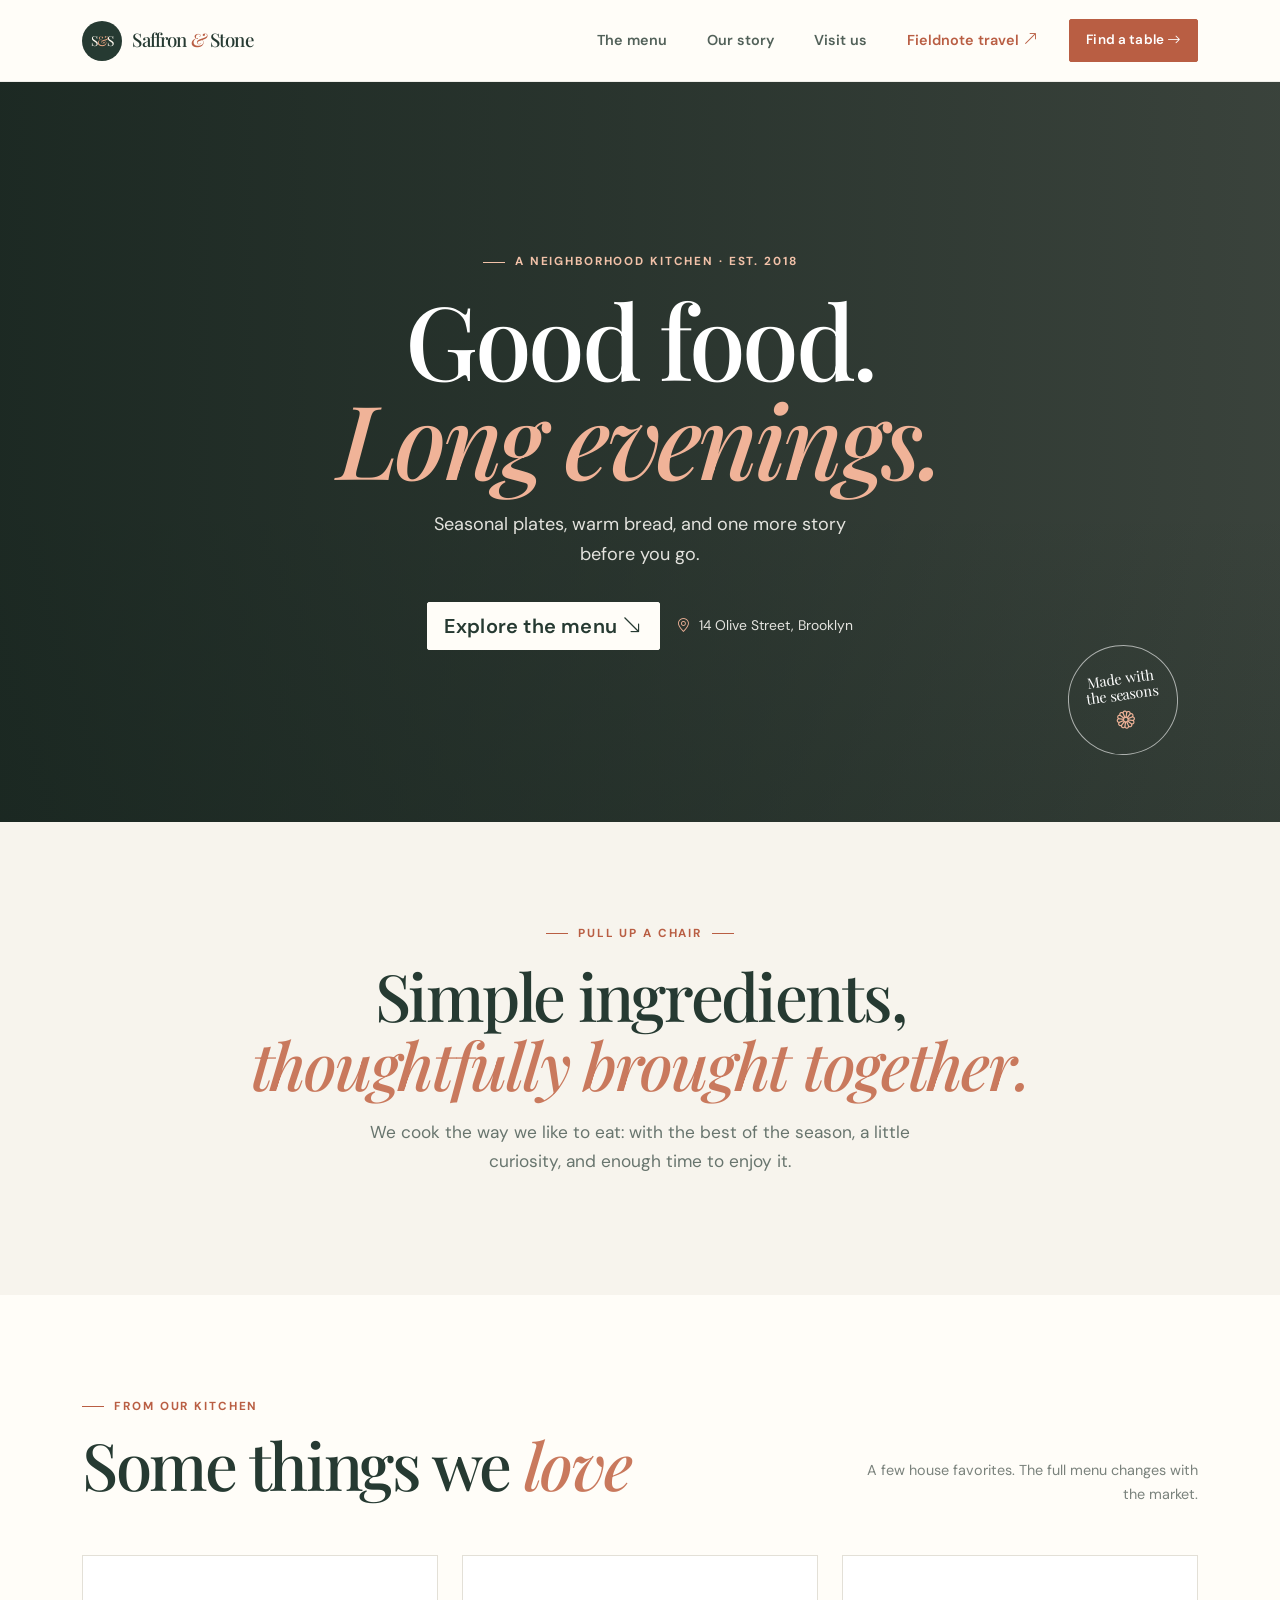
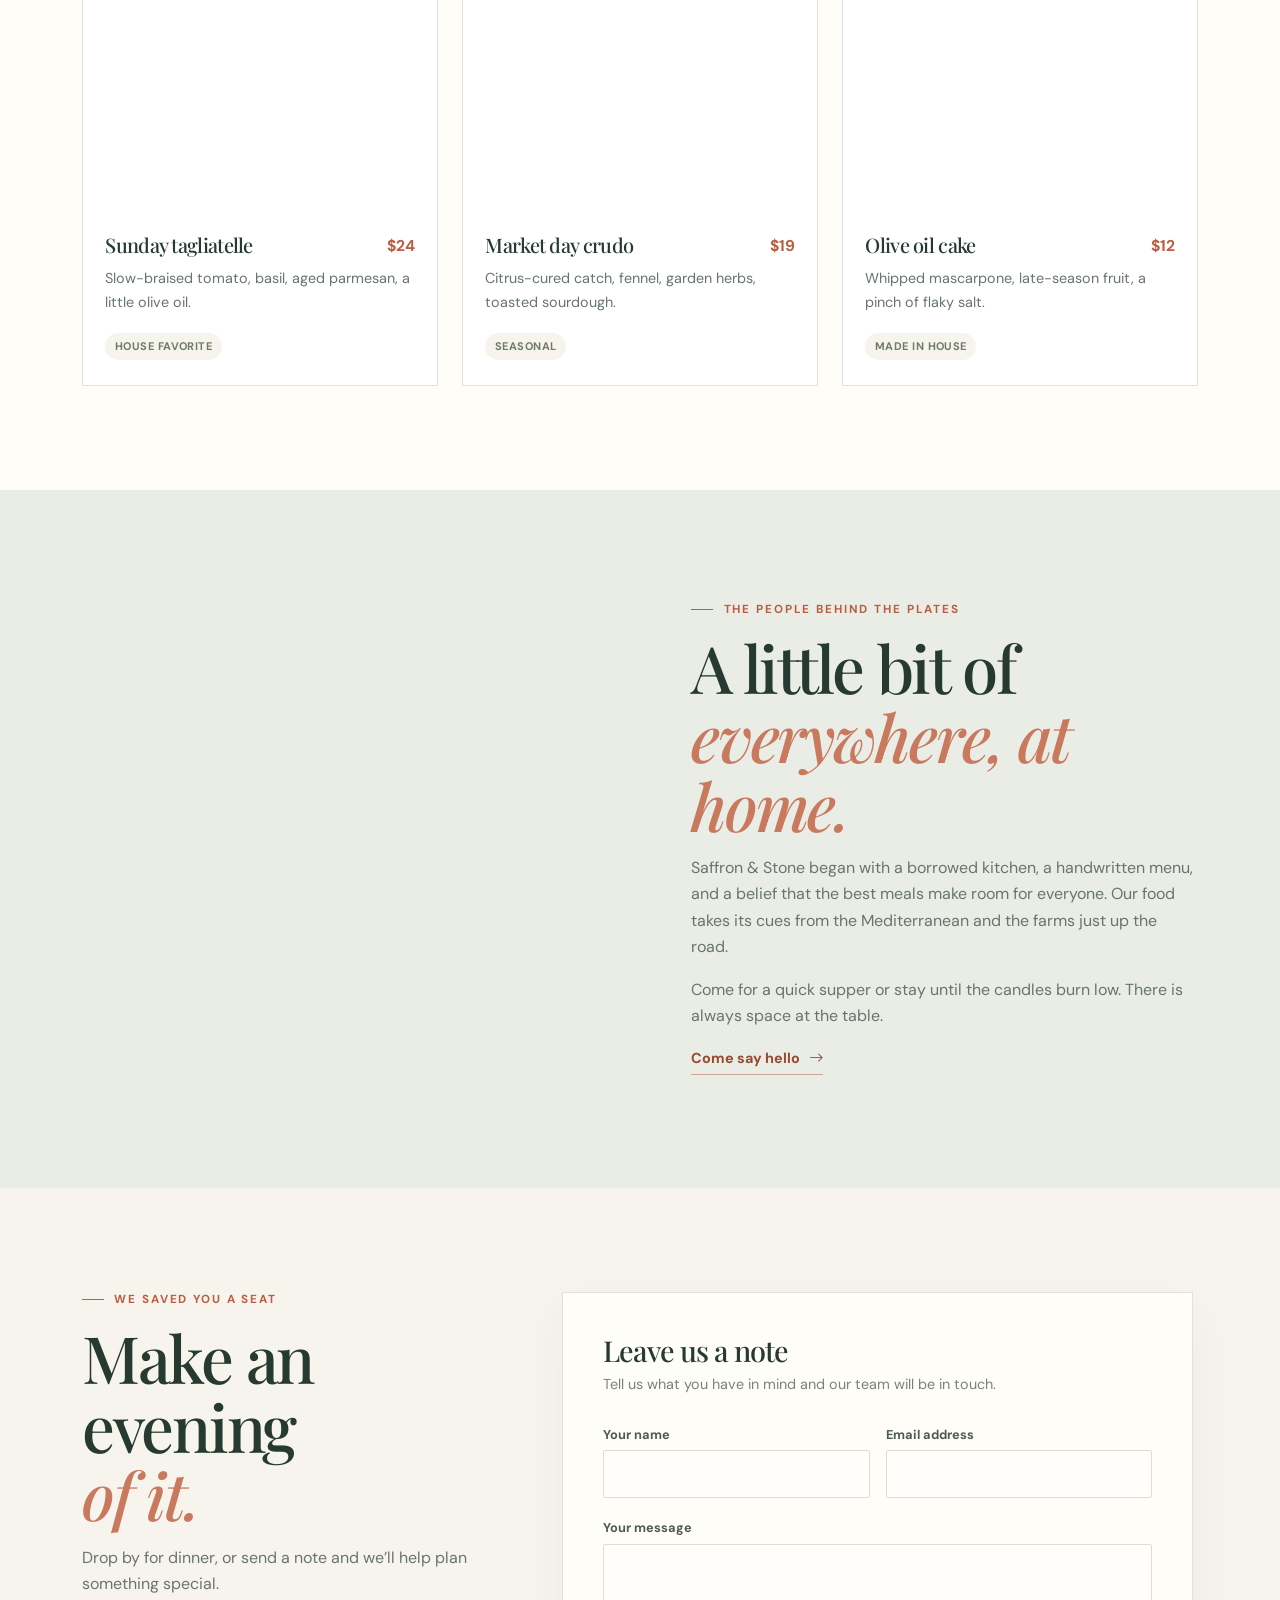
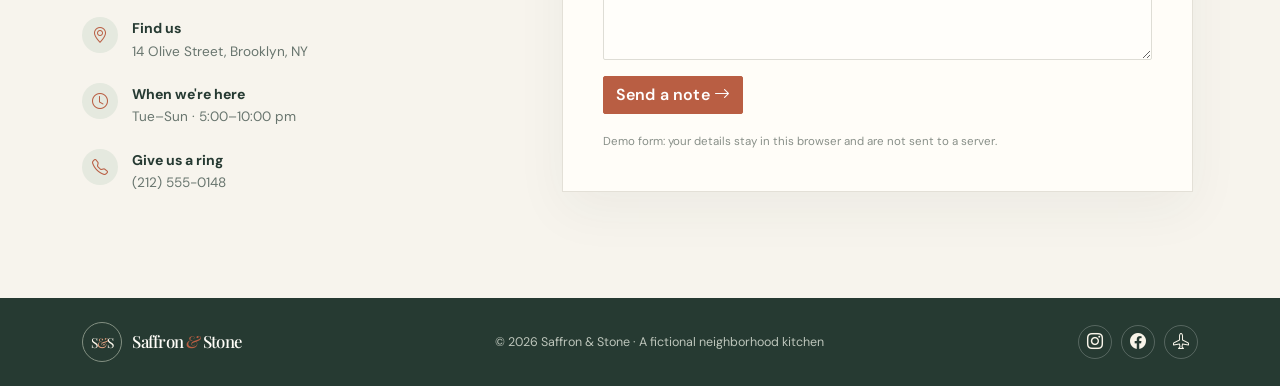
<file: index.html>
<!doctype html>
<html lang="en">
<head>
  <meta charset="utf-8"><meta name="viewport" content="width=device-width, initial-scale=1">
  <meta name="description" content="Saffron & Stone is a fictional neighborhood kitchen serving seasonal, Mediterranean-inspired food.">
  <title>Saffron & Stone — A neighborhood kitchen</title>
  <link rel="preconnect" href="https://fonts.googleapis.com"><link rel="preconnect" href="https://fonts.gstatic.com" crossorigin>
  <link href="https://fonts.googleapis.com/css2?family=DM+Sans:wght@400;500;600;700&family=Playfair+Display:wght@500;600;700&display=swap" rel="stylesheet">
  <link href="https://cdn.jsdelivr.net/npm/bootstrap@5.3.3/dist/css/bootstrap.min.css" rel="stylesheet">
  <link href="https://cdn.jsdelivr.net/npm/bootstrap-icons@1.11.3/font/bootstrap-icons.min.css" rel="stylesheet"><link href="styles.css" rel="stylesheet">
</head>
<body>
  <nav class="navbar navbar-expand-lg site-nav sticky-top" aria-label="Main navigation"><div class="container">
    <a class="navbar-brand brand" href="index.html"><span class="brand-mark">S<span>&</span>S</span><span class="brand-name">Saffron <em>&</em> Stone</span></a>
    <button class="navbar-toggler" type="button" data-bs-toggle="collapse" data-bs-target="#mainNav" aria-controls="mainNav" aria-expanded="false" aria-label="Toggle navigation"><span class="navbar-toggler-icon"></span></button>
    <div class="collapse navbar-collapse" id="mainNav"><ul class="navbar-nav ms-auto align-items-lg-center gap-lg-4">
      <li class="nav-item"><a class="nav-link" href="#menu">The menu</a></li><li class="nav-item"><a class="nav-link" href="#story">Our story</a></li><li class="nav-item"><a class="nav-link" href="#visit">Visit us</a></li>
      <li class="nav-item"><a class="nav-link travel-link" href="travel.html">Fieldnote travel <i class="bi bi-arrow-up-right"></i></a></li><li class="nav-item"><a class="btn btn-rust nav-cta" href="#visit">Find a table <i class="bi bi-arrow-right"></i></a></li>
    </ul></div>
  </div></nav>
  <main>
    <section class="hero" aria-labelledby="hero-title"><div class="hero-image" role="img" aria-label="A colorful seasonal dish made with fresh ingredients"></div><div class="hero-shade"></div>
      <div class="container hero-content"><p class="eyebrow light"><span></span> A neighborhood kitchen · Est. 2018</p><h1 id="hero-title">Good food.<br><em>Long evenings.</em></h1><p class="hero-copy">Seasonal plates, warm bread, and one more story before you go.</p>
        <div class="d-flex flex-wrap gap-3 align-items-center"><a class="btn btn-light-cream btn-lg" href="#menu">Explore the menu <i class="bi bi-arrow-down-right"></i></a><span class="hero-note"><i class="bi bi-geo-alt"></i> 14 Olive Street, Brooklyn</span></div>
      </div><div class="hero-stamp">Made with<br>the seasons<br><i class="bi bi-flower1"></i></div>
    </section>
    <section class="intro section-pad"><div class="container text-center narrow"><p class="eyebrow justify-content-center"><span></span> Pull up a chair <span></span></p><h2>Simple ingredients,<br><em>thoughtfully brought together.</em></h2><p class="lead-copy mx-auto">We cook the way we like to eat: with the best of the season, a little curiosity, and enough time to enjoy it.</p></div></section>
    <section class="section-pad" id="menu"><div class="container"><div class="row align-items-end gy-3 mb-5"><div class="col-lg-8"><p class="eyebrow"><span></span> From our kitchen</p><h2>Some things we <em>love</em></h2></div><div class="col-lg-4 text-lg-end"><p class="muted mb-0">A few house favorites. The full menu changes with the market.</p></div></div>
      <div class="row g-4">
        <article class="col-md-6 col-lg-4"><div class="menu-card h-100"><div class="menu-photo pasta" role="img" aria-label="Fresh pasta with herbs and parmesan"></div><div class="card-copy"><div class="d-flex justify-content-between gap-3"><h3>Sunday tagliatelle</h3><span class="price">$24</span></div><p>Slow-braised tomato, basil, aged parmesan, a little olive oil.</p><span class="tag">House favorite</span></div></div></article>
        <article class="col-md-6 col-lg-4"><div class="menu-card h-100"><div class="menu-photo fish" role="img" aria-label="Grilled fish with fresh greens"></div><div class="card-copy"><div class="d-flex justify-content-between gap-3"><h3>Market day crudo</h3><span class="price">$19</span></div><p>Citrus-cured catch, fennel, garden herbs, toasted sourdough.</p><span class="tag">Seasonal</span></div></div></article>
        <article class="col-md-6 col-lg-4"><div class="menu-card h-100"><div class="menu-photo cake" role="img" aria-label="Fruit tart served with cream"></div><div class="card-copy"><div class="d-flex justify-content-between gap-3"><h3>Olive oil cake</h3><span class="price">$12</span></div><p>Whipped mascarpone, late-season fruit, a pinch of flaky salt.</p><span class="tag">Made in house</span></div></div></article>
      </div>
    </div></section>
    <section class="story section-pad" id="story"><div class="container"><div class="row align-items-center g-5"><div class="col-lg-6"><div class="story-photo" role="img" aria-label="Friends sharing dinner around a table"></div></div><div class="col-lg-6 story-copy"><p class="eyebrow"><span></span> The people behind the plates</p><h2>A little bit of<br><em>everywhere, at home.</em></h2><p class="body-copy">Saffron & Stone began with a borrowed kitchen, a handwritten menu, and a belief that the best meals make room for everyone. Our food takes its cues from the Mediterranean and the farms just up the road.</p><p class="body-copy">Come for a quick supper or stay until the candles burn low. There is always space at the table.</p><a class="text-link" href="#visit">Come say hello <i class="bi bi-arrow-right"></i></a></div></div></div></section>
    <section class="visit section-pad" id="visit"><div class="container"><div class="row g-5"><div class="col-lg-5 visit-copy"><p class="eyebrow"><span></span> We saved you a seat</p><h2>Make an evening<br><em>of it.</em></h2><p class="body-copy">Drop by for dinner, or send a note and we’ll help plan something special.</p>
      <div class="visit-detail"><i class="bi bi-geo-alt"></i><div><strong>Find us</strong><span>14 Olive Street, Brooklyn, NY</span></div></div><div class="visit-detail"><i class="bi bi-clock"></i><div><strong>When we're here</strong><span>Tue–Sun · 5:00–10:00 pm</span></div></div><div class="visit-detail"><i class="bi bi-telephone"></i><div><strong>Give us a ring</strong><span>(212) 555-0148</span></div></div>
    </div><div class="col-lg-7"><form class="contact-card" data-demo-form><h3>Leave us a note</h3><p class="muted mb-4">Tell us what you have in mind and our team will be in touch.</p><div class="row g-3">
      <div class="col-md-6"><label class="form-label" for="guest-name">Your name</label><input class="form-control" id="guest-name" name="name" autocomplete="name" required></div><div class="col-md-6"><label class="form-label" for="guest-email">Email address</label><input class="form-control" id="guest-email" name="email" type="email" autocomplete="email" required></div>
      <div class="col-12"><label class="form-label" for="guest-message">Your message</label><textarea class="form-control" id="guest-message" name="message" rows="4" required></textarea></div><div class="col-12 d-flex flex-column flex-sm-row align-items-sm-center gap-3"><button class="btn btn-rust" type="submit">Send a note <i class="bi bi-arrow-right"></i></button><span class="form-status" aria-live="polite"></span></div>
    </div><p class="form-disclaimer">Demo form: your details stay in this browser and are not sent to a server.</p></form></div></div></div></section>
  </main>
  <footer class="site-footer"><div class="container d-flex flex-column flex-md-row align-items-md-center justify-content-between gap-3"><a class="brand footer-brand" href="index.html"><span class="brand-mark">S<span>&</span>S</span><span class="brand-name">Saffron <em>&</em> Stone</span></a><p class="mb-0 footer-note">© <span data-year></span> Saffron & Stone · A fictional neighborhood kitchen</p><div class="social-links"><a href="#visit" aria-label="Instagram"><i class="bi bi-instagram"></i></a><a href="#visit" aria-label="Facebook"><i class="bi bi-facebook"></i></a><a href="travel.html" aria-label="Explore Fieldnote travel"><i class="bi bi-airplane"></i></a></div></div></footer>
  <script src="https://cdn.jsdelivr.net/npm/bootstrap@5.3.3/dist/js/bootstrap.bundle.min.js"></script><script src="script.js"></script>
</body></html>
</file>
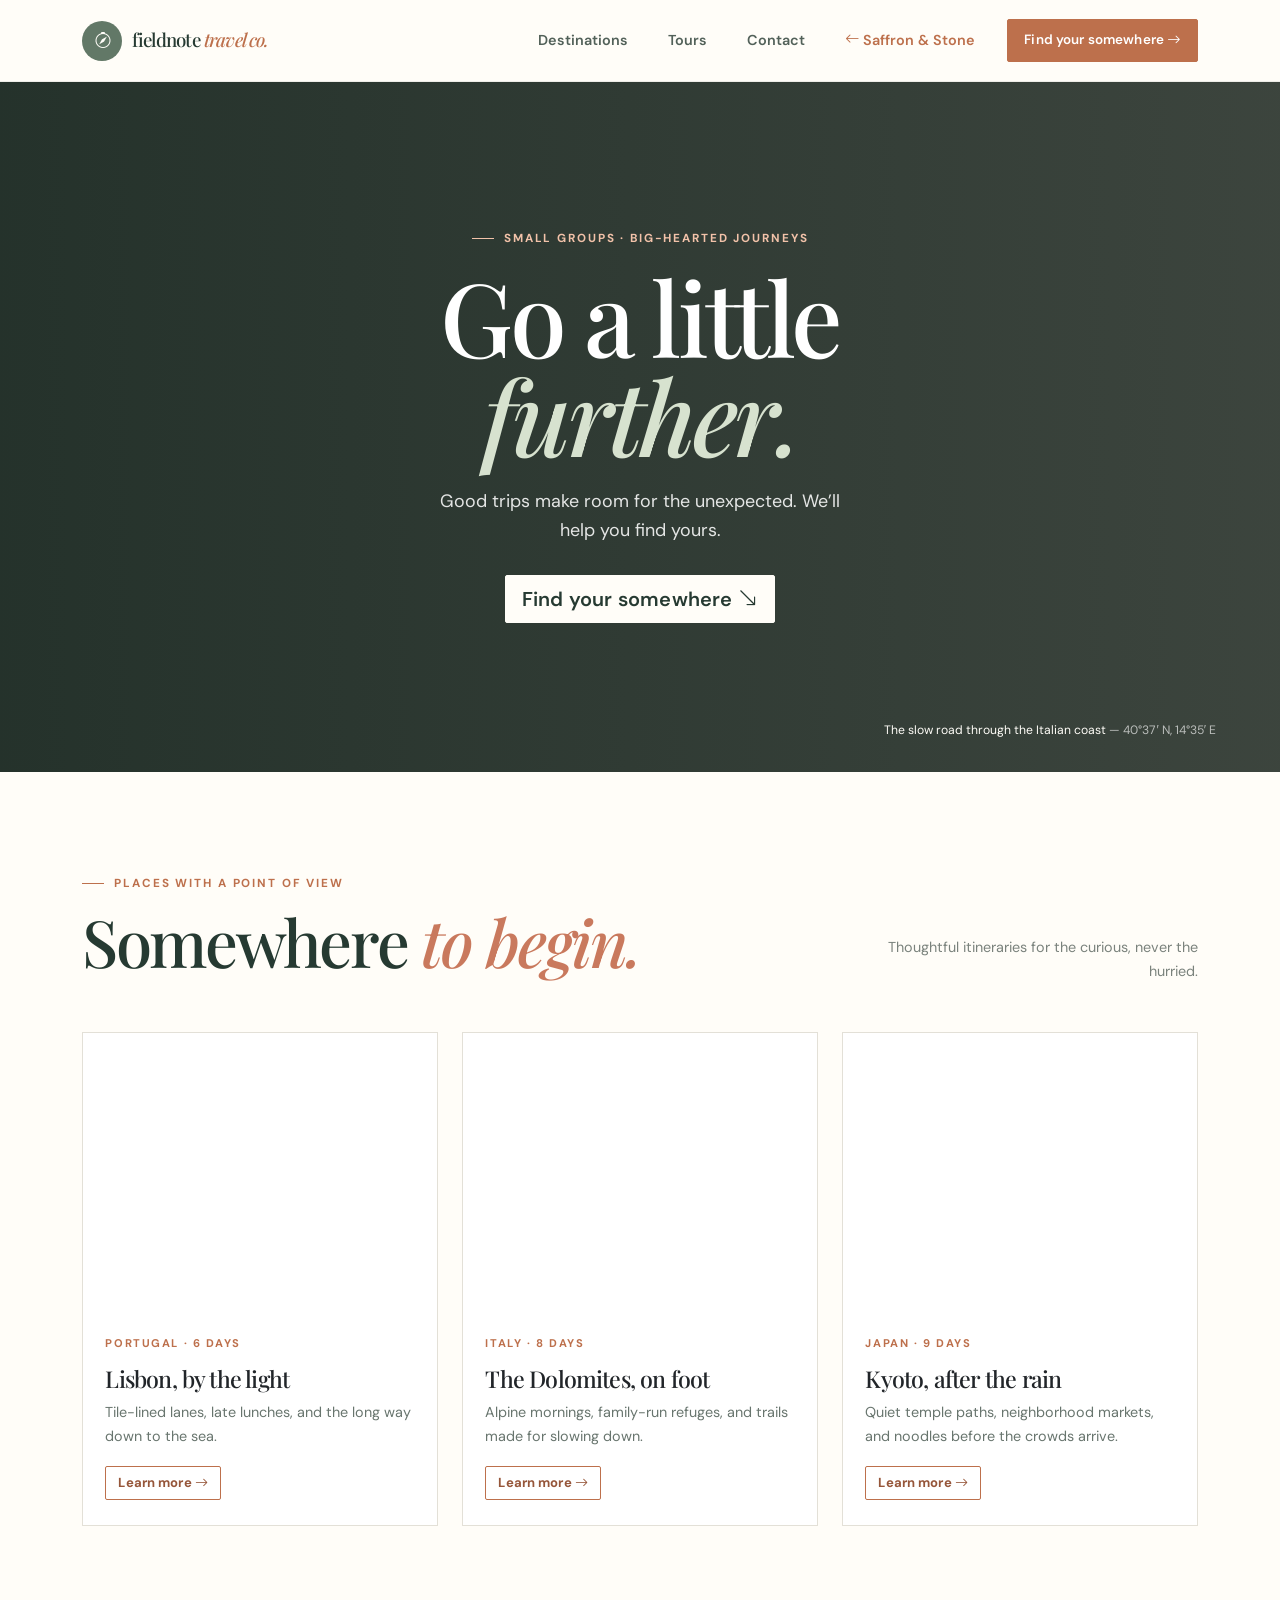
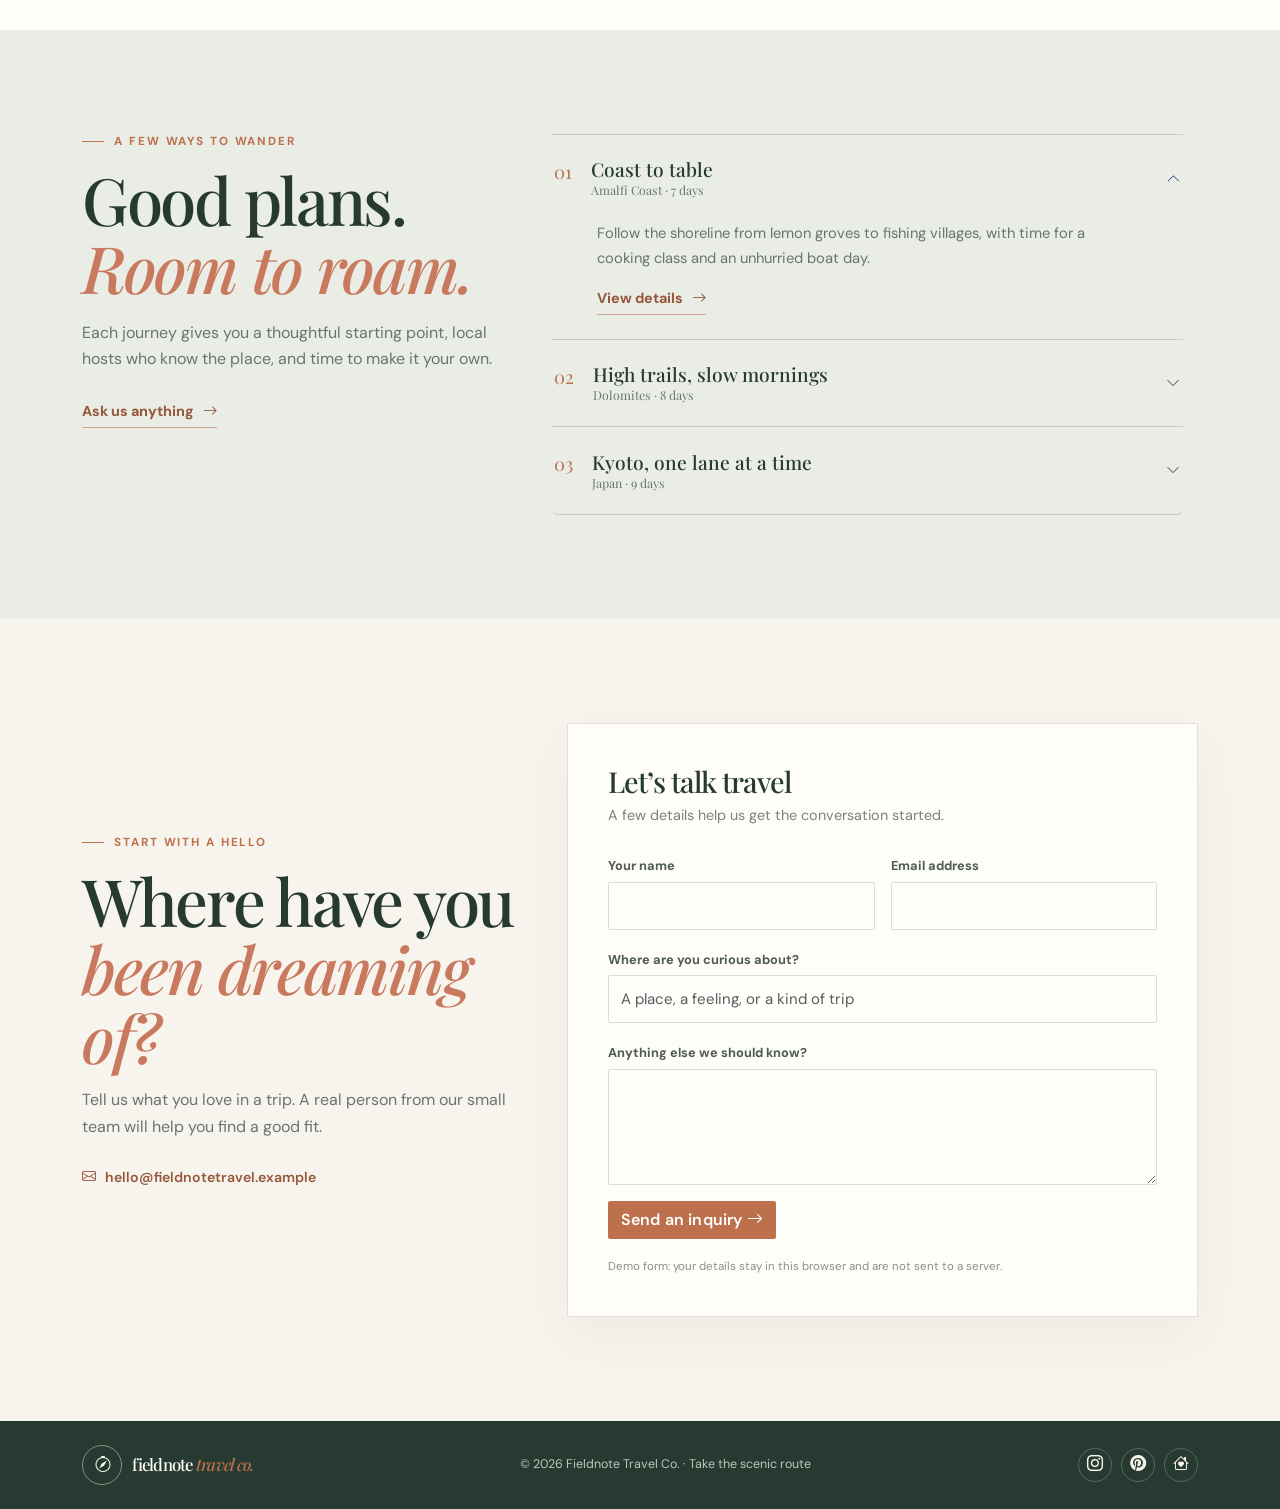
<file: travel.html>
<!doctype html>
<html lang="en">
<head>
  <meta charset="utf-8"><meta name="viewport" content="width=device-width, initial-scale=1"><meta name="description" content="Fieldnote plans thoughtful small-group journeys for curious travelers.">
  <title>Fieldnote — Go a little further</title>
  <link rel="preconnect" href="https://fonts.googleapis.com"><link rel="preconnect" href="https://fonts.gstatic.com" crossorigin><link href="https://fonts.googleapis.com/css2?family=DM+Sans:wght@400;500;600;700&family=Playfair+Display:wght@500;600;700&display=swap" rel="stylesheet">
  <link href="https://cdn.jsdelivr.net/npm/bootstrap@5.3.3/dist/css/bootstrap.min.css" rel="stylesheet"><link href="https://cdn.jsdelivr.net/npm/bootstrap-icons@1.11.3/font/bootstrap-icons.min.css" rel="stylesheet"><link href="styles.css" rel="stylesheet">
</head>
<body class="travel-page">
  <nav class="navbar navbar-expand-lg site-nav sticky-top" aria-label="Main navigation"><div class="container"><a class="navbar-brand brand" href="travel.html"><span class="brand-mark compass"><i class="bi bi-compass"></i></span><span class="brand-name">fieldnote <em>travel co.</em></span></a><button class="navbar-toggler" type="button" data-bs-toggle="collapse" data-bs-target="#travelNav" aria-controls="travelNav" aria-expanded="false" aria-label="Toggle navigation"><span class="navbar-toggler-icon"></span></button><div class="collapse navbar-collapse" id="travelNav"><ul class="navbar-nav ms-auto align-items-lg-center gap-lg-4"><li class="nav-item"><a class="nav-link" href="#destinations">Destinations</a></li><li class="nav-item"><a class="nav-link" href="#tours">Tours</a></li><li class="nav-item"><a class="nav-link" href="#travel-contact">Contact</a></li><li class="nav-item"><a class="nav-link travel-link" href="index.html"><i class="bi bi-arrow-left"></i> Saffron & Stone</a></li><li class="nav-item"><a class="btn btn-rust nav-cta" href="#destinations">Find your somewhere <i class="bi bi-arrow-right"></i></a></li></ul></div></div></nav>
  <main>
    <section class="travel-hero jumbotron" aria-labelledby="travel-title"><div class="travel-image" role="img" aria-label="Colorful Italian coastal village above the sea"></div><div class="travel-shade"></div><div class="container travel-content"><p class="eyebrow light"><span></span> Small groups · Big-hearted journeys</p><h1 id="travel-title">Go a little<br><em>further.</em></h1><p>Good trips make room for the unexpected. We’ll help you find yours.</p><a class="btn btn-light-cream btn-lg" href="#destinations">Find your somewhere <i class="bi bi-arrow-down-right"></i></a></div><div class="travel-caption">The slow road through the Italian coast <span>— 40°37′ N, 14°35′ E</span></div></section>
    <section class="section-pad" id="destinations"><div class="container"><div class="row align-items-end gy-3 mb-5"><div class="col-lg-8"><p class="eyebrow"><span></span> Places with a point of view</p><h2>Somewhere <em>to begin.</em></h2></div><div class="col-lg-4 text-lg-end"><p class="muted mb-0">Thoughtful itineraries for the curious, never the hurried.</p></div></div><div class="row g-4">
      <article class="col-md-6 col-lg-4"><div class="destination-card card h-100"><div class="destination-photo lisbon" role="img" aria-label="Colorful street in Lisbon"></div><div class="destination-copy"><span class="region">Portugal · 6 days</span><h3>Lisbon, by the light</h3><p>Tile-lined lanes, late lunches, and the long way down to the sea.</p><a class="btn btn-outline-rust" href="#travel-contact">Learn more <i class="bi bi-arrow-right"></i></a></div></div></article>
      <article class="col-md-6 col-lg-4"><div class="destination-card card h-100"><div class="destination-photo dolomites" role="img" aria-label="Mountain peaks in the Dolomites"></div><div class="destination-copy"><span class="region">Italy · 8 days</span><h3>The Dolomites, on foot</h3><p>Alpine mornings, family-run refuges, and trails made for slowing down.</p><a class="btn btn-outline-rust" href="#travel-contact">Learn more <i class="bi bi-arrow-right"></i></a></div></div></article>
      <article class="col-md-6 col-lg-4"><div class="destination-card card h-100"><div class="destination-photo kyoto" role="img" aria-label="Traditional street in Kyoto"></div><div class="destination-copy"><span class="region">Japan · 9 days</span><h3>Kyoto, after the rain</h3><p>Quiet temple paths, neighborhood markets, and noodles before the crowds arrive.</p><a class="btn btn-outline-rust" href="#travel-contact">Learn more <i class="bi bi-arrow-right"></i></a></div></div></article>
    </div></div></section>
    <section class="tour-section section-pad" id="tours"><div class="container"><div class="row g-5 align-items-start"><div class="col-lg-5 tour-intro"><p class="eyebrow"><span></span> A few ways to wander</p><h2>Good plans.<br><em>Room to roam.</em></h2><p class="body-copy">Each journey gives you a thoughtful starting point, local hosts who know the place, and time to make it your own.</p><a class="text-link" href="#travel-contact">Ask us anything <i class="bi bi-arrow-right"></i></a></div><div class="col-lg-7"><div class="accordion tour-accordion" id="tourAccordion">
      <div class="accordion-item"><h3 class="accordion-header" id="tourOneHeading"><button class="accordion-button" type="button" data-bs-toggle="collapse" data-bs-target="#tourOne" aria-expanded="true" aria-controls="tourOne"><span class="tour-number">01</span><span><strong>Coast to table</strong><small>Amalfi Coast · 7 days</small></span></button></h3><div id="tourOne" class="accordion-collapse collapse show" aria-labelledby="tourOneHeading" data-bs-parent="#tourAccordion"><div class="accordion-body"><p>Follow the shoreline from lemon groves to fishing villages, with time for a cooking class and an unhurried boat day.</p><a class="text-link" href="#travel-contact">View details <i class="bi bi-arrow-right"></i></a></div></div></div>
      <div class="accordion-item"><h3 class="accordion-header" id="tourTwoHeading"><button class="accordion-button collapsed" type="button" data-bs-toggle="collapse" data-bs-target="#tourTwo" aria-expanded="false" aria-controls="tourTwo"><span class="tour-number">02</span><span><strong>High trails, slow mornings</strong><small>Dolomites · 8 days</small></span></button></h3><div id="tourTwo" class="accordion-collapse collapse" aria-labelledby="tourTwoHeading" data-bs-parent="#tourAccordion"><div class="accordion-body"><p>Walk the high meadows with a mountain guide, then settle into a family-run inn for generous dinners and starry evenings.</p><a class="text-link" href="#travel-contact">View details <i class="bi bi-arrow-right"></i></a></div></div></div>
      <div class="accordion-item"><h3 class="accordion-header" id="tourThreeHeading"><button class="accordion-button collapsed" type="button" data-bs-toggle="collapse" data-bs-target="#tourThree" aria-expanded="false" aria-controls="tourThree"><span class="tour-number">03</span><span><strong>Kyoto, one lane at a time</strong><small>Japan · 9 days</small></span></button></h3><div id="tourThree" class="accordion-collapse collapse" aria-labelledby="tourThreeHeading" data-bs-parent="#tourAccordion"><div class="accordion-body"><p>Meet craftspeople, visit neighborhood markets, and discover the city before its streets wake up.</p><a class="text-link" href="#travel-contact">View details <i class="bi bi-arrow-right"></i></a></div></div></div>
    </div></div></div></div></section>
    <section class="section-pad travel-contact" id="travel-contact"><div class="container"><div class="row align-items-center g-5"><div class="col-lg-5"><p class="eyebrow"><span></span> Start with a hello</p><h2>Where have you<br><em>been dreaming of?</em></h2><p class="body-copy">Tell us what you love in a trip. A real person from our small team will help you find a good fit.</p><p class="contact-email"><i class="bi bi-envelope"></i> hello@fieldnotetravel.example</p></div><div class="col-lg-7"><form class="contact-card" data-demo-form><h3>Let’s talk travel</h3><p class="muted mb-4">A few details help us get the conversation started.</p><div class="row g-3">
      <div class="col-md-6"><label class="form-label" for="traveler-name">Your name</label><input class="form-control" id="traveler-name" name="name" autocomplete="name" required></div><div class="col-md-6"><label class="form-label" for="traveler-email">Email address</label><input class="form-control" id="traveler-email" name="email" type="email" autocomplete="email" required></div><div class="col-12"><label class="form-label" for="traveler-destination">Where are you curious about?</label><input class="form-control" id="traveler-destination" name="destination" placeholder="A place, a feeling, or a kind of trip" required></div><div class="col-12"><label class="form-label" for="traveler-message">Anything else we should know?</label><textarea class="form-control" id="traveler-message" name="message" rows="3" required></textarea></div><div class="col-12 d-flex flex-column flex-sm-row align-items-sm-center gap-3"><button class="btn btn-rust" type="submit">Send an inquiry <i class="bi bi-arrow-right"></i></button><span class="form-status" aria-live="polite"></span></div>
    </div><p class="form-disclaimer">Demo form: your details stay in this browser and are not sent to a server.</p></form></div></div></div></section>
  </main>
  <footer class="site-footer"><div class="container d-flex flex-column flex-md-row align-items-md-center justify-content-between gap-3"><a class="brand footer-brand" href="travel.html"><span class="brand-mark compass"><i class="bi bi-compass"></i></span><span class="brand-name">fieldnote <em>travel co.</em></span></a><p class="mb-0 footer-note">© <span data-year></span> Fieldnote Travel Co. · Take the scenic route</p><div class="social-links"><a href="#travel-contact" aria-label="Instagram"><i class="bi bi-instagram"></i></a><a href="#travel-contact" aria-label="Pinterest"><i class="bi bi-pinterest"></i></a><a href="index.html" aria-label="Saffron and Stone"><i class="bi bi-house-heart"></i></a></div></div></footer>
  <script src="https://cdn.jsdelivr.net/npm/bootstrap@5.3.3/dist/js/bootstrap.bundle.min.js"></script><script src="script.js"></script>
</body></html>
</file>
<file: styles.css>
:root{--ink:#263a32;--muted:#68756e;--cream:#f7f4ed;--paper:#fffdf8;--rust:#b95e43;--rust-dark:#98492f;--line:#e3e0d7;--serif:"Playfair Display",Georgia,serif;--sans:"DM Sans",Arial,sans-serif}
*{box-sizing:border-box}html{scroll-behavior:smooth;scroll-padding-top:5.5rem}body{margin:0;background:var(--paper);color:var(--ink);font-family:var(--sans);font-size:16px;line-height:1.65}h1,h2,h3,.brand-name{font-family:var(--serif);font-weight:500;letter-spacing:-.035em}h1{font-size:clamp(3.5rem,8vw,7.5rem);line-height:.97}h2{font-size:clamp(2.55rem,5.1vw,4.8rem);line-height:1.05}h3{font-size:1.35rem}h1 em,h2 em,.brand-name em{color:#c9795d;font-style:italic}.section-pad{padding:6.5rem 0}
.site-nav{min-height:82px;background:rgba(255,253,248,.96);border-bottom:1px solid rgba(38,58,50,.08);backdrop-filter:blur(14px)}.brand{display:inline-flex;align-items:center;gap:.65rem;margin:0;color:var(--ink);text-decoration:none}.brand:hover{color:var(--ink)}.brand-mark{display:inline-flex;width:40px;height:40px;align-items:center;justify-content:center;border-radius:50%;background:var(--ink);color:#fffaf0;font-family:var(--serif);font-size:.86rem;letter-spacing:-.12em}.brand-mark span{color:#e9a482}.brand-name{font-size:1.17rem;letter-spacing:-.045em}.brand-name em{color:var(--rust)}.navbar-nav .nav-link{padding:.55rem 0;color:#526159;font-size:.9rem;font-weight:600}.navbar-nav .nav-link:hover,.travel-link{color:var(--rust)!important}.nav-cta{padding:.68rem 1.05rem!important;font-size:.84rem}.navbar-toggler{border-color:var(--line)}.navbar-toggler:focus{box-shadow:0 0 0 .2rem rgba(185,94,67,.17)}.btn{border-radius:2px;font-weight:600;letter-spacing:.01em}.btn-rust{border:1px solid var(--rust);background:var(--rust);color:white}.btn-rust:hover,.btn-rust:focus{border-color:var(--rust-dark);background:var(--rust-dark);color:white}.btn-light-cream{border:1px solid #fffdf8;background:#fffdf8;color:var(--ink)}.btn-light-cream:hover{border-color:#fffdf8;background:#e9e3d6;color:var(--ink)}
.hero,.travel-hero{position:relative;display:flex;min-height:min(740px,78vw);align-items:center;overflow:hidden;background:#3e463f;color:white}.hero-image,.hero-shade,.travel-image,.travel-shade{position:absolute;inset:0}.hero-image{background:url("https://images.unsplash.com/photo-1540189549336-e6e99c3679fe?auto=format&fit=crop&w=2200&q=88") center 52%/cover}.hero-shade{background:linear-gradient(90deg,rgba(21,35,29,.82),rgba(21,35,29,.5) 48%,rgba(21,35,29,.1)),linear-gradient(0deg,rgba(21,35,29,.2),transparent 42%)}.hero-content,.travel-content{position:relative;z-index:1;padding-top:4rem;padding-bottom:4rem}.hero h1,.travel-hero h1{margin:1.2rem 0 1.4rem}.hero h1 em{color:#f0b398}.hero-copy{max-width:430px;margin-bottom:2rem;color:rgba(255,253,248,.87);font-size:1.13rem}.hero-note{color:rgba(255,253,248,.88);font-size:.87rem}.hero-note i{margin-right:.35rem;color:#f0b398}.eyebrow{display:flex;align-items:center;gap:.65rem;margin-bottom:1rem;color:var(--rust);font-size:.73rem;font-weight:700;letter-spacing:.16em;line-height:1.3;text-transform:uppercase}.eyebrow span{display:inline-block;width:22px;height:1px;background:currentColor}.eyebrow.light{color:#f2c2a9}.hero-stamp{position:absolute;right:8%;bottom:9%;display:grid;width:110px;height:110px;place-content:center;border:1px solid rgba(255,255,255,.6);border-radius:50%;color:white;font-family:var(--serif);font-size:.9rem;line-height:1.15;text-align:center;transform:rotate(-8deg)}.hero-stamp i{margin-top:.4rem;color:#f0b398;font-size:1.15rem}
.intro{background:var(--cream)}.narrow{max-width:840px}.lead-copy{max-width:550px;color:var(--muted);font-size:1.08rem}.muted{color:#7a827c;font-size:.9rem}.intro .eyebrow{justify-content:center}.intro h2{margin:1.25rem 0}.body-copy{color:var(--muted);font-size:1rem}.menu-card,.destination-card{overflow:hidden;border:1px solid var(--line);background:white;transition:transform .25s,box-shadow .25s}.menu-card:hover,.destination-card:hover{transform:translateY(-4px);box-shadow:0 18px 40px rgba(38,58,50,.09)}.menu-photo{height:255px;background-position:center;background-size:cover}.pasta{background-image:url("https://images.unsplash.com/photo-1476224203421-9ac39bcb3327?auto=format&fit=crop&w=1000&q=85")}.fish{background-image:url("https://images.unsplash.com/photo-1519708227418-c8fd9a32b7a2?auto=format&fit=crop&w=1000&q=85")}.cake{background-image:url("https://images.unsplash.com/photo-1488477181946-6428a0291777?auto=format&fit=crop&w=1000&q=85")}.card-copy,.destination-copy{padding:1.35rem 1.4rem 1.55rem}.card-copy h3{margin:0;font-size:1.25rem}.card-copy p,.destination-copy p{margin:.55rem 0 1.1rem;color:var(--muted);font-size:.9rem}.price{color:var(--rust);font-size:.98rem;font-weight:700}.tag{display:inline-block;padding:.28rem .6rem;border-radius:99px;background:var(--cream);color:#6d7b6c;font-size:.69rem;font-weight:700;letter-spacing:.04em;text-transform:uppercase}.story{background:#e9ede6}.story-photo{min-height:490px;background:url("https://images.unsplash.com/photo-1414235077428-338989a2e8c0?auto=format&fit=crop&w=1400&q=88") center/cover}.story-copy{max-width:580px;padding-left:clamp(1rem,4vw,4rem)}.story-copy h2,.visit h2,.tour-intro h2,.travel-contact h2{margin:.8rem 0 1rem}.text-link{display:inline-flex;align-items:center;gap:.55rem;padding-bottom:.2rem;border-bottom:1px solid rgba(185,94,67,.5);color:var(--rust-dark);font-size:.9rem;font-weight:700;text-decoration:none}.text-link:hover{color:var(--ink);border-color:var(--ink)}
.visit{background:var(--cream)}.visit-copy{max-width:480px}.visit-detail{display:flex;align-items:flex-start;gap:.9rem;margin-top:1.25rem}.visit-detail>i{display:grid;width:36px;height:36px;place-items:center;border-radius:50%;background:#e5e9df;color:var(--rust)}.visit-detail strong,.visit-detail span{display:block}.visit-detail strong{font-size:.88rem}.visit-detail span{color:var(--muted);font-size:.85rem}.contact-card{padding:clamp(1.5rem,4vw,2.5rem);border:1px solid var(--line);background:var(--paper);box-shadow:0 18px 50px rgba(38,58,50,.05)}.contact-card h3{margin-bottom:.35rem;font-size:1.8rem}.form-label{margin-bottom:.35rem;color:#4e5b54;font-size:.8rem;font-weight:700}.form-control{min-height:48px;border:1px solid #deddd5;border-radius:2px;background:#fffefa;color:var(--ink);font-size:.94rem}.form-control:focus{border-color:#b98772;background:white;box-shadow:0 0 0 .2rem rgba(185,94,67,.13)}textarea.form-control{min-height:116px;resize:vertical}.form-disclaimer{margin:1.1rem 0 0;color:#899089;font-size:.72rem}.form-status{color:#45624f;font-size:.86rem;font-weight:600}.site-footer{padding:1.5rem 0;background:var(--ink);color:#f8f4e9}.footer-brand{color:#fffdf8}.footer-brand:hover{color:white}.footer-brand .brand-mark{border:1px solid #839082;background:transparent}.footer-brand .brand-name{font-size:1.05rem}.footer-note{color:#bdc5bb;font-size:.78rem}.social-links{display:flex;gap:.55rem}.social-links a{display:grid;width:34px;height:34px;place-items:center;border:1px solid rgba(255,255,255,.22);border-radius:50%;color:#f8f4e9;text-decoration:none}.social-links a:hover{border-color:#f0b398;color:#f0b398}
/* Travel agency page */
.travel-page{--rust:#bd704c;--rust-dark:#96563a}.compass{background:#627867;color:#fffdf8;font-size:1rem}.travel-image{background:url("https://images.unsplash.com/photo-1516483638261-f4dbaf036963?auto=format&fit=crop&w=2200&q=88") center 55%/cover}.travel-shade{background:linear-gradient(90deg,rgba(29,44,37,.77),rgba(29,44,37,.43) 48%,rgba(29,44,37,.06))}.travel-hero{min-height:min(690px,76vw)}.travel-hero h1 em{color:#d7e2cf}.travel-content>p:not(.eyebrow){max-width:425px;margin-bottom:1.8rem;color:rgba(255,255,255,.87);font-size:1.12rem}.travel-caption{position:absolute;right:4rem;bottom:2rem;z-index:1;color:#fffdf8;font-size:.76rem}.travel-caption span{color:rgba(255,255,255,.65)}.destination-photo{height:275px;background-position:center;background-size:cover}.lisbon{background-image:url("https://images.unsplash.com/photo-1555881400-74d7acaacd8b?auto=format&fit=crop&w=1100&q=85")}.dolomites{background-image:url("https://images.unsplash.com/photo-1519681393784-d120267933ba?auto=format&fit=crop&w=1100&q=85")}.kyoto{background-image:url("https://images.unsplash.com/photo-1493976040374-85c8e12f0c0e?auto=format&fit=crop&w=1100&q=85")}.destination-card{border-radius:0}.btn-outline-rust{width:fit-content;border:1px solid var(--rust);border-radius:2px;color:var(--rust-dark);font-size:.82rem;font-weight:700}.btn-outline-rust:hover{background:var(--rust);color:white}.region{color:var(--rust);font-size:.7rem;font-weight:700;letter-spacing:.14em;text-transform:uppercase}.destination-copy h3{margin:.55rem 0 .5rem;font-size:1.45rem}.destination-copy p{min-height:3.2em}.tour-section{background:#e9ede6}.tour-intro{max-width:470px}.tour-intro .body-copy{margin:1.1rem 0 1.6rem}.tour-accordion{border-top:1px solid rgba(38,58,50,.18)}.tour-accordion .accordion-item{border:0;border-bottom:1px solid rgba(38,58,50,.18);background:transparent}.tour-accordion .accordion-button{gap:1.15rem;padding:1.45rem .15rem;background:transparent;color:var(--ink);box-shadow:none}.tour-accordion .accordion-button::after{width:.9rem;height:.9rem;background-size:.9rem}.tour-number{align-self:flex-start;padding-top:.17rem;color:var(--rust);font-family:var(--serif);font-size:1.15rem}.tour-accordion .accordion-button strong,.tour-accordion .accordion-button small{display:block}.tour-accordion .accordion-button strong{font-family:var(--serif);font-size:1.2rem;font-weight:500}.tour-accordion .accordion-button small{margin-top:.15rem;color:var(--muted);font-size:.77rem}.tour-accordion .accordion-body{padding:0 2rem 1.5rem 2.8rem;color:var(--muted);font-size:.92rem}.tour-accordion .accordion-body p{max-width:540px}.travel-contact{background:var(--cream)}.contact-email{margin-top:1.6rem;color:var(--rust-dark);font-size:.88rem;font-weight:600}.contact-email i{margin-right:.35rem}
@media(max-width:991.98px){.site-nav{min-height:72px}.navbar-collapse{padding:.8rem 0 1rem}.navbar-nav{align-items:stretch!important;gap:.25rem!important}.nav-cta{display:inline-flex;width:fit-content;margin-top:.45rem}.hero,.travel-hero{min-height:650px}.story-copy{padding-left:0}}
@media(max-width:575.98px){.section-pad{padding:4.5rem 0}.hero,.travel-hero{min-height:620px}.hero-image{background-position:60% center}.hero-shade,.travel-shade{background:linear-gradient(90deg,rgba(21,35,29,.82),rgba(21,35,29,.4)),linear-gradient(0deg,rgba(21,35,29,.35),transparent 55%)}.hero-content,.travel-content{padding-top:3rem;padding-bottom:3rem}.hero-stamp{right:7%;bottom:5%;width:88px;height:88px;font-size:.75rem}.hero-note{width:100%}.menu-photo,.destination-photo{height:230px}.story-photo{min-height:350px}.travel-caption{right:1rem;bottom:1rem;left:1rem;font-size:.68rem}.tour-accordion .accordion-body{padding-left:2.4rem}}
@media(prefers-reduced-motion:reduce){*,*::before,*::after{scroll-behavior:auto!important;transition-duration:.01ms!important}}

.hero-content,.travel-content{text-align:center}.hero-content .eyebrow,.travel-content .eyebrow{justify-content:center}.hero-copy,.travel-content>p:not(.eyebrow){margin-left:auto;margin-right:auto}.hero-content .d-flex{justify-content:center}
</file>
